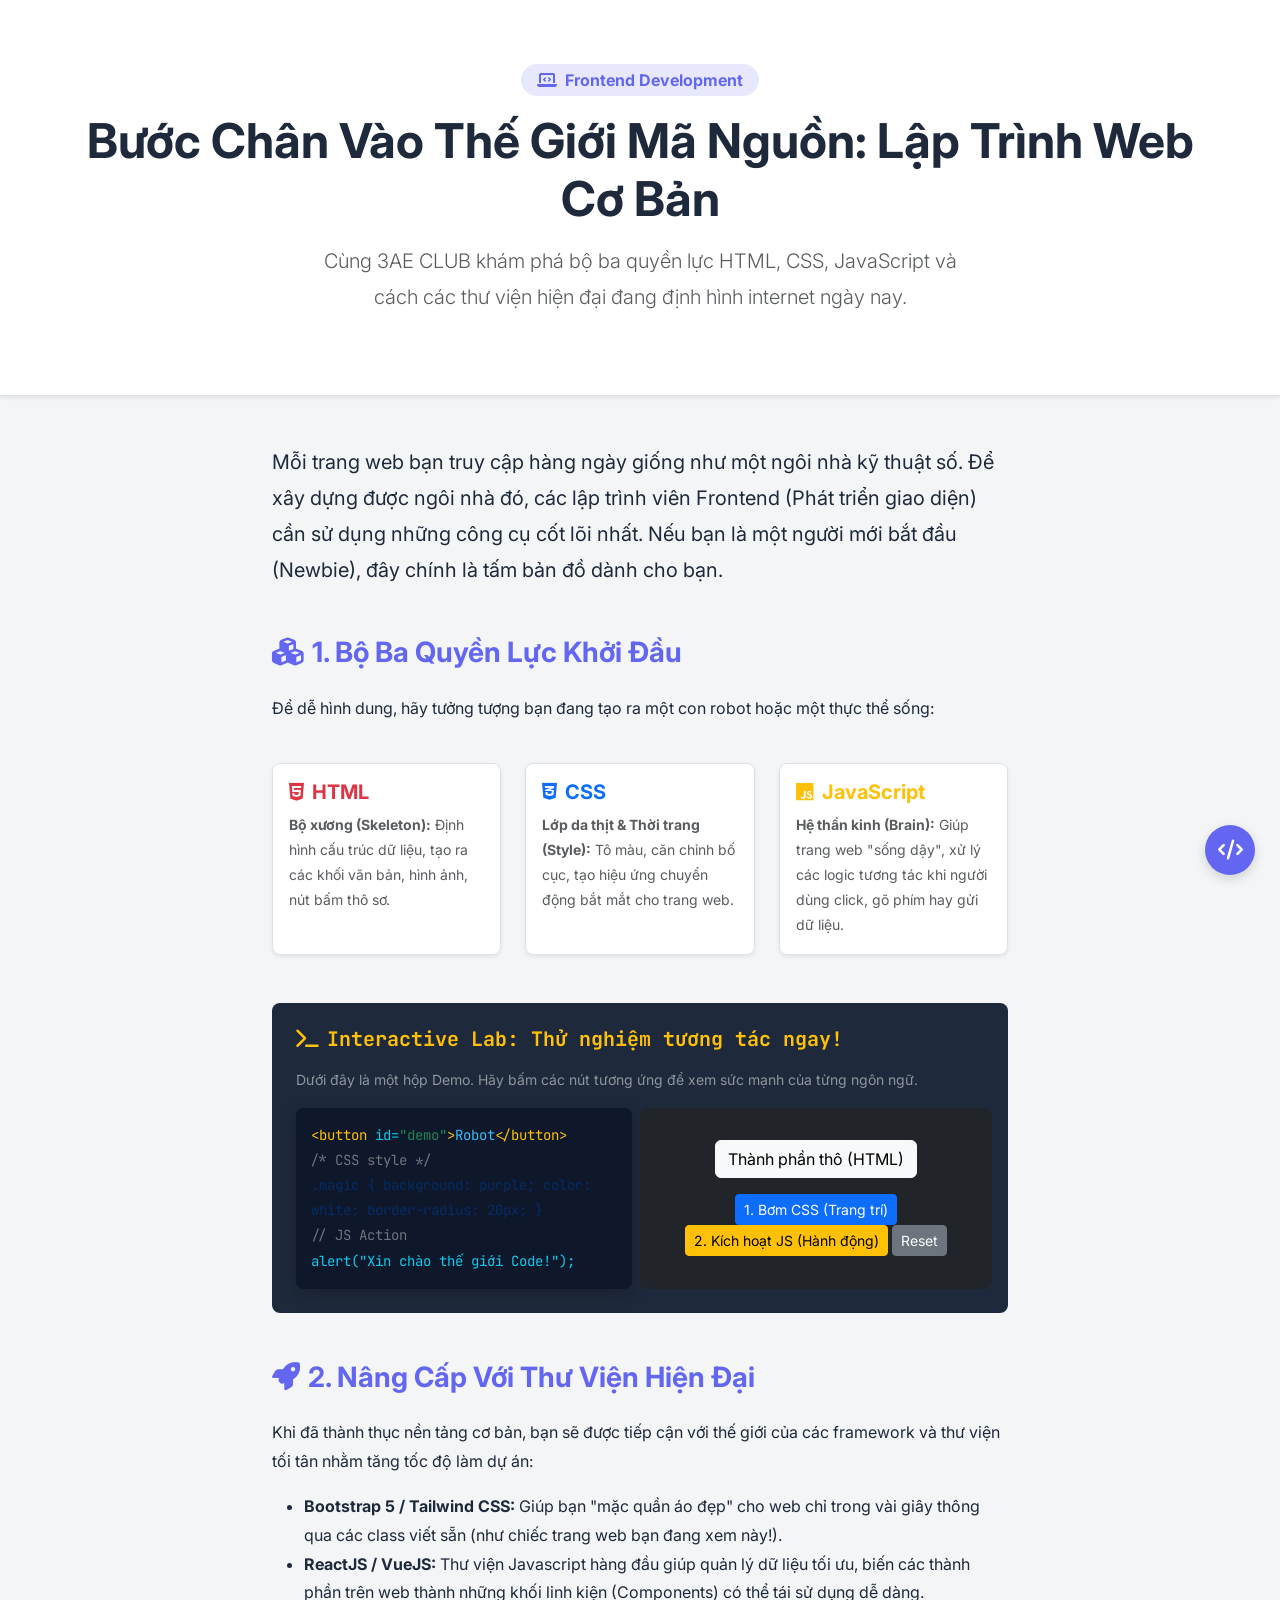
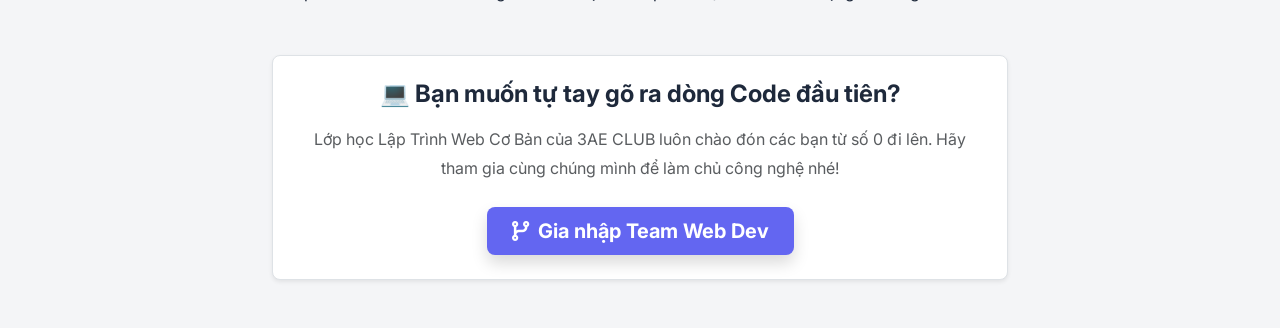
<file: pages/gallery.html>
<!DOCTYPE html>
<html lang="vi">
<head>
    <meta charset="UTF-8">
    <meta name="viewport" content="width=device-width, initial-scale=1.0">
    <title>Lập Trình Web Cơ Bản | 3AE CLUB</title>
    <link href="https://cdn.jsdelivr.net/npm/bootstrap@5.3.2/dist/css/bootstrap.min.css" rel="stylesheet">
    <link rel="stylesheet" href="https://cdnjs.cloudflare.com/ajax/libs/font-awesome/6.4.2/css/all.min.css">
    <link href="https://fonts.googleapis.com/css2?family=Inter:wght@400;500;600;700&family=JetBrains+Mono:wght@400;500&display=swap" rel="stylesheet">

    <style>
        :root {
            --bg-body: #f4f5f7;
            --bg-card: #ffffff;
            --text-main: #1e293b;
            --primary-tech: #6366f1; /* Màu tím Indigo công nghệ */
        }

        [data-theme="dark"] {
            --bg-body: #0f172a;
            --bg-card: #1e293b;
            --text-main: #f1f5f9;
            --primary-tech: #818cf8;
        }

        body {
            font-family: 'Inter', sans-serif;
            background-color: var(--bg-body);
            color: var(--text-main);
            transition: all 0.3s ease;
            line-height: 1.8;
        }

        .code-font {
            font-family: 'JetBrains Mono', monospace;
        }

        /* Thanh tiến trình đọc bài */
        .reading-line {
            position: fixed;
            top: 0;
            left: 0;
            width: 100%;
            height: 4px;
            background: transparent;
            z-index: 9999;
        }
        .reading-line-fill {
            height: 100%;
            background: linear-gradient(90deg, #6366f1, #3b82f6);
            width: 0%;
        }

        /* Khối hiển thị Code mô phỏng */
        .code-window {
            background-color: #0f172a;
            color: #38bdf8;
            border-radius: 8px;
            padding: 15px;
            box-shadow: 0 4px 15px rgba(0,0,0,0.2);
        }

        /* Khu vực Demo trực quan */
        .demo-box {
            border: 2px dashed #cbd5e1;
            border-radius: 8px;
            padding: 20px;
            text-align: center;
            background-color: var(--bg-card);
            transition: all 0.3s;
        }

        .theme-switcher {
            position: fixed;
            bottom: 25px;
            right: 25px;
            z-index: 1000;
            width: 50px;
            height: 50px;
            border-radius: 50%;
            box-shadow: 0 4px 12px rgba(0,0,0,0.15);
        }
    </style>
</head>
<body>

    <div class="reading-line">
        <div class="reading-line-fill" id="progressBar"></div>
    </div>

    <button class="btn btn-indigo text-white theme-switcher d-flex align-items-center justify-content-center" id="btnTheme" style="background-color: var(--primary-tech);">
        <i class="fa-solid fa-code fs-5"></i>
    </button>

    <header class="py-5 bg-white border-bottom shadow-sm" style="background-color: var(--bg-card);">
        <div class="container py-3 text-center">
            <span class="badge mb-3 px-3 py-2 rounded-pill fs-6" style="background-color: rgba(99, 102, 241, 0.15); color: var(--primary-tech);">
                <i class="fa-solid fa-laptop-code me-2"></i>Frontend Development
            </span>
            <h1 class="display-5 fw-bold mb-3">Bước Chân Vào Thế Giới Mã Nguồn: Lập Trình Web Cơ Bản</h1>
            <p class="lead text-muted mx-auto" style="max-width: 650px;">
                Cùng 3AE CLUB khám phá bộ ba quyền lực HTML, CSS, JavaScript và cách các thư viện hiện đại đang định hình internet ngày nay.
            </p>
        </div>
    </header>

    <div class="container py-5">
        <div class="row justify-content-center">
            <div class="col-lg-8">
                
                <p class="fs-5">
                    Mỗi trang web bạn truy cập hàng ngày giống như một ngôi nhà kỹ thuật số. Để xây dựng được ngôi nhà đó, các lập trình viên Frontend (Phát triển giao diện) cần sử dụng những công cụ cốt lõi nhất. Nếu bạn là một người mới bắt đầu (Newbie), đây chính là tấm bản đồ dành cho bạn.
                </p>

                <h3 class="fw-bold mt-5 mb-4" style="color: var(--primary-tech);"><i class="fa-solid fa-cubes me-2"></i>1. Bộ Ba Quyền Lực Khởi Đầu</h3>
                <p>Để dễ hình dung, hãy tưởng tượng bạn đang tạo ra một con robot hoặc một thực thể sống:</p>
                
                <div class="row g-4 my-3">
                    <div class="col-md-4">
                        <div class="p-3 rounded-3 h-100 shadow-sm border" style="background-color: var(--bg-card);">
                            <h5 class="fw-bold text-danger"><i class="fa-brands fa-html5 me-2"></i>HTML</h5>
                            <p class="small text-muted mb-0"><strong>Bộ xương (Skeleton):</strong> Định hình cấu trúc dữ liệu, tạo ra các khối văn bản, hình ảnh, nút bấm thô sơ.</p>
                        </div>
                    </div>
                    <div class="col-md-4">
                        <div class="p-3 rounded-3 h-100 shadow-sm border" style="background-color: var(--bg-card);">
                            <h5 class="fw-bold text-primary"><i class="fa-brands fa-css3-alt me-2"></i>CSS</h5>
                            <p class="small text-muted mb-0"><strong>Lớp da thịt & Thời trang (Style):</strong> Tô màu, căn chỉnh bố cục, tạo hiệu ứng chuyển động bắt mắt cho trang web.</p>
                        </div>
                    </div>
                    <div class="col-md-4">
                        <div class="p-3 rounded-3 h-100 shadow-sm border" style="background-color: var(--bg-card);">
                            <h5 class="fw-bold text-warning"><i class="fa-brands fa-js me-2"></i>JavaScript</h5>
                            <p class="small text-muted mb-0"><strong>Hệ thần kinh (Brain):</strong> Giúp trang web "sống dậy", xử lý các logic tương tác khi người dùng click, gõ phím hay gửi dữ liệu.</p>
                        </div>
                    </div>
                </div>

                <div class="my-5 p-4 rounded-3 text-white" style="background-color: #1e293b;">
                    <h5 class="fw-bold mb-3 code-font text-warning"><i class="fa-solid fa-terminal me-2"></i>Interactive Lab: Thử nghiệm tương tác ngay!</h5>
                    <p class="small text-white-50">Dưới đây là một hộp Demo. Hãy bấm các nút tương ứng để xem sức mạnh của từng ngôn ngữ.</p>
                    
                    <div class="row g-3">
                        <div class="col-md-6">
                            <div class="code-window code-font small h-100">
                                <div><span class="text-warning">&lt;button</span> <span class="text-info">id=</span><span class="text-success">"demo"</span><span class="text-warning">&gt;</span>Robot<span class="text-warning">&lt;/button&gt;</span></div>
                                <div class="text-secondary">/* CSS style */</div>
                                <div class="text-primary-emphasis">.magic { background: purple; color: white; border-radius: 20px; }</div>
                                <div class="text-secondary">// JS Action</div>
                                <div class="text-info">alert("Xin chào thế giới Code!");</div>
                            </div>
                        </div>
                        <div class="col-md-6 d-flex flex-column justify-content-center bg-dark rounded-3 p-3 text-center">
                            <div class="mb-3">
                                <button id="targetElement" class="btn btn-light">Thành phần thô (HTML)</button>
                            </div>
                            <div class="d-grid gap-2 d-md-block">
                                <button class="btn btn-sm btn-primary" onclick="applyCSS()">1. Bơm CSS (Trang trí)</button>
                                <button class="btn btn-sm btn-warning" onclick="applyJS()">2. Kích hoạt JS (Hành động)</button>
                                <button class="btn btn-sm btn-secondary" onclick="resetDemo()">Reset</button>
                            </div>
                        </div>
                    </div>
                </div>

                <h3 class="fw-bold mt-5 mb-4" style="color: var(--primary-tech);"><i class="fa-solid fa-rocket me-2"></i>2. Nâng Cấp Với Thư Viện Hiện Đại</h3>
                <p>
                    Khi đã thành thục nền tảng cơ bản, bạn sẽ được tiếp cận với thế giới của các framework và thư viện tối tân nhằm tăng tốc độ làm dự án:
                </p>
                <ul>
                    <li><strong>Bootstrap 5 / Tailwind CSS:</strong> Giúp bạn "mặc quần áo đẹp" cho web chỉ trong vài giây thông qua các class viết sẵn (như chiếc trang web bạn đang xem này!).</li>
                    <li><strong>ReactJS / VueJS:</strong> Thư viện Javascript hàng đầu giúp quản lý dữ liệu tối ưu, biến các thành phần trên web thành những khối linh kiện (Components) có thể tái sử dụng dễ dàng.</li>
                </ul>

                <div class="mt-5 p-4 text-center rounded-3 shadow-sm border" style="background-color: var(--bg-card);">
                    <h4 class="fw-bold mb-3">💻 Bạn muốn tự tay gõ ra dòng Code đầu tiên?</h4>
                    <p class="text-muted mb-4">Lớp học Lập Trình Web Cơ Bản của 3AE CLUB luôn chào đón các bạn từ số 0 đi lên. Hãy tham gia cùng chúng mình để làm chủ công nghệ nhé!</p>
                    <a href="https://forms.google.com" target="_blank" class="btn text-white btn-lg fw-bold px-4 shadow" style="background-color: var(--primary-tech);">
                        <i class="fa-solid fa-code-branch me-2"></i>Gia nhập Team Web Dev
                    </a>
                </div>

            </div>
        </div>
    </div>

    <script src="https://cdn.jsdelivr.net/npm/bootstrap@5.3.2/dist/js/bootstrap.bundle.min.js"></script>

    <script>
        // 1. Đồng bộ thanh tiến trình đọc (Reading Progress)
        window.addEventListener('scroll', () => {
            const winScroll = document.documentElement.scrollTop || document.body.scrollTop;
            const height = document.documentElement.scrollHeight - document.documentElement.clientHeight;
            const scrolled = (winScroll / height) * 100;
            document.getElementById('progressBar').style.width = scrolled + '%';
        });

        // 2. Logic cho bộ mô phỏng Live Demo trong bài viết
        const target = document.getElementById('targetElement');
        
        function applyCSS() {
            target.style.background = 'linear-gradient(45deg, #6366f1, #ec4899)';
            target.style.color = '#fff';
            target.style.borderRadius = '30px';
            target.style.boxShadow = '0 5px 15px rgba(99,102,241,0.4)';
            target.innerText = "Robot Đã Được Thêm CSS ✨";
        }

        function applyJS() {
            target.innerText = "Robot Đang Chạy (JS)! 🧠";
            setTimeout(() => {
                alert("Xin chào! Đây là thông báo được kích hoạt bằng JavaScript đó!");
            }, 100);
        }

        function resetDemo() {
            target.style = '';
            target.className = 'btn btn-light';
            target.innerText = "Thành phần thô (HTML)";
        }

        // 3. Logic Đổi màu giao diện sáng / tối (Theme)
        const btnTheme = document.getElementById('btnTheme');
        btnTheme.addEventListener('click', () => {
            const currentTheme = document.documentElement.getAttribute('data-theme');
            if(currentTheme === 'dark') {
                document.documentElement.removeAttribute('data-theme');
            } else {
                document.documentElement.setAttribute('data-theme', 'dark');
            }
        });
    </script>
</body>
</html>
</file>
